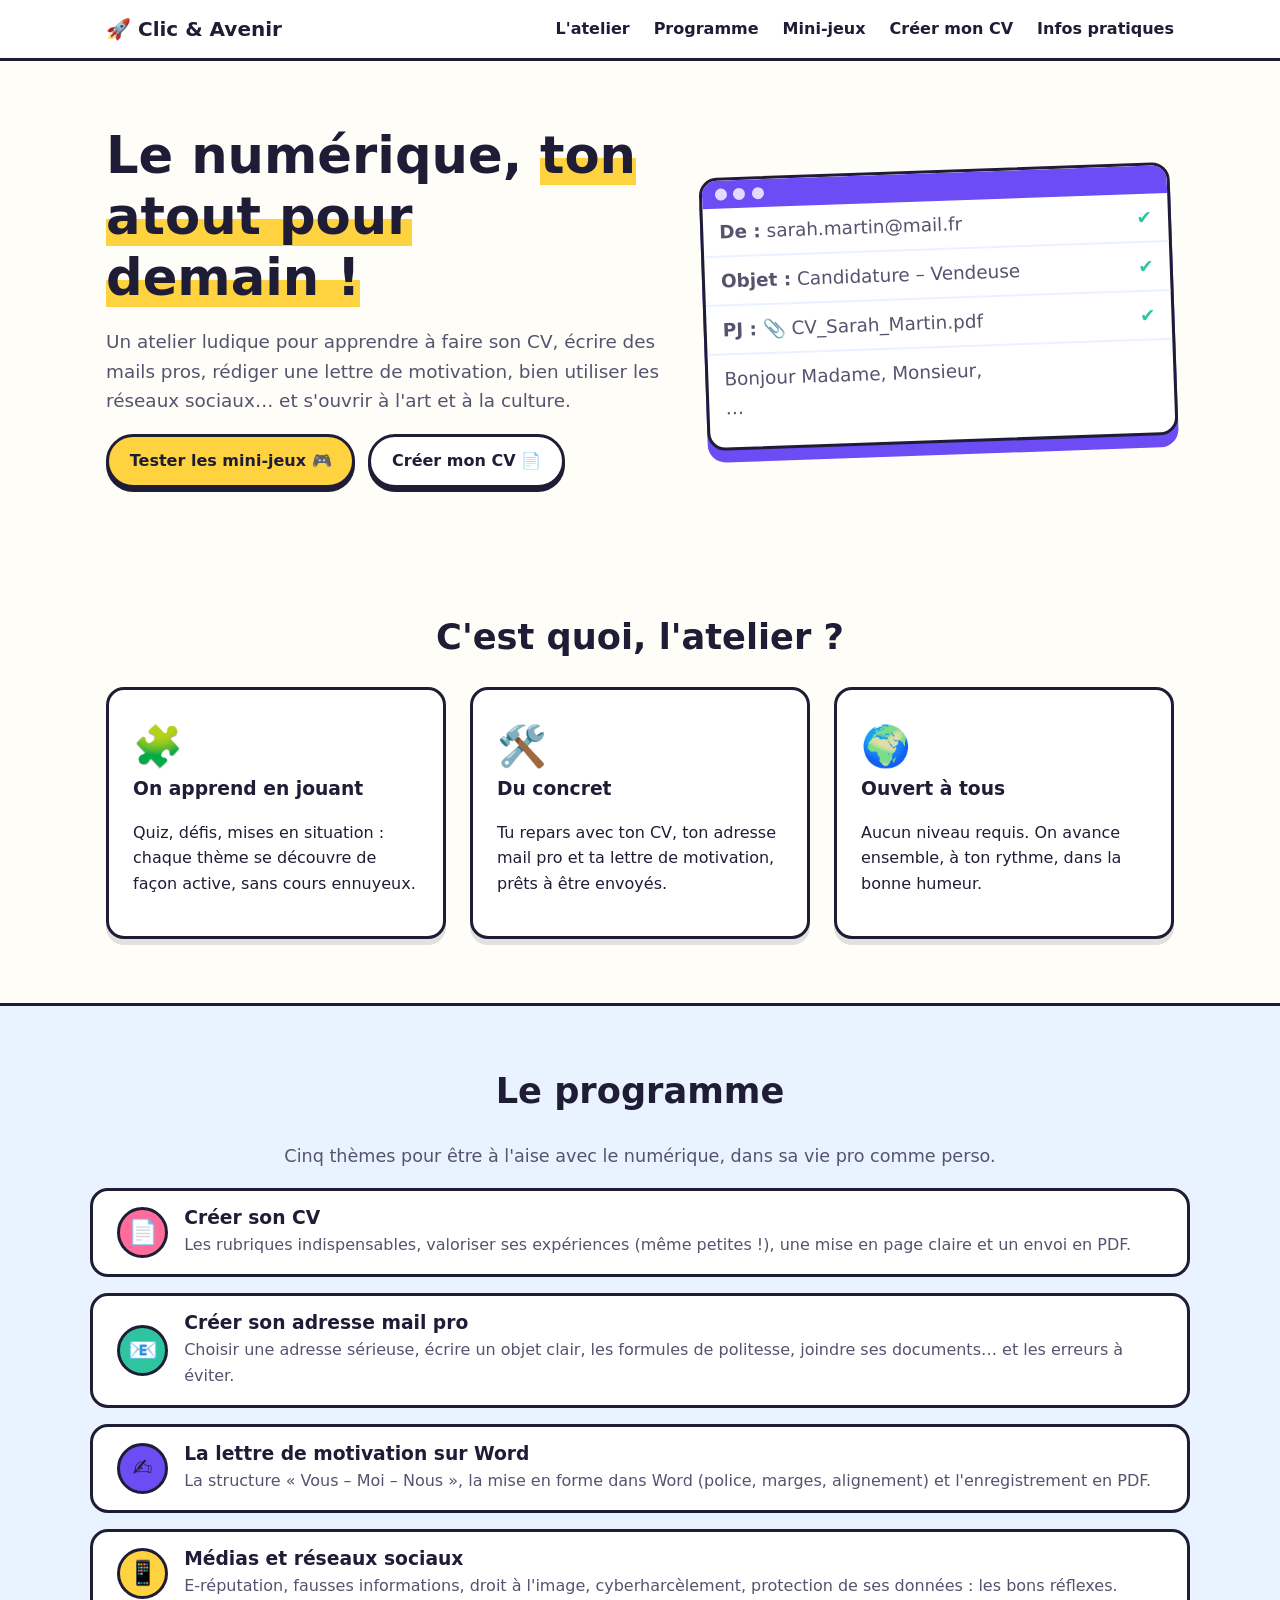
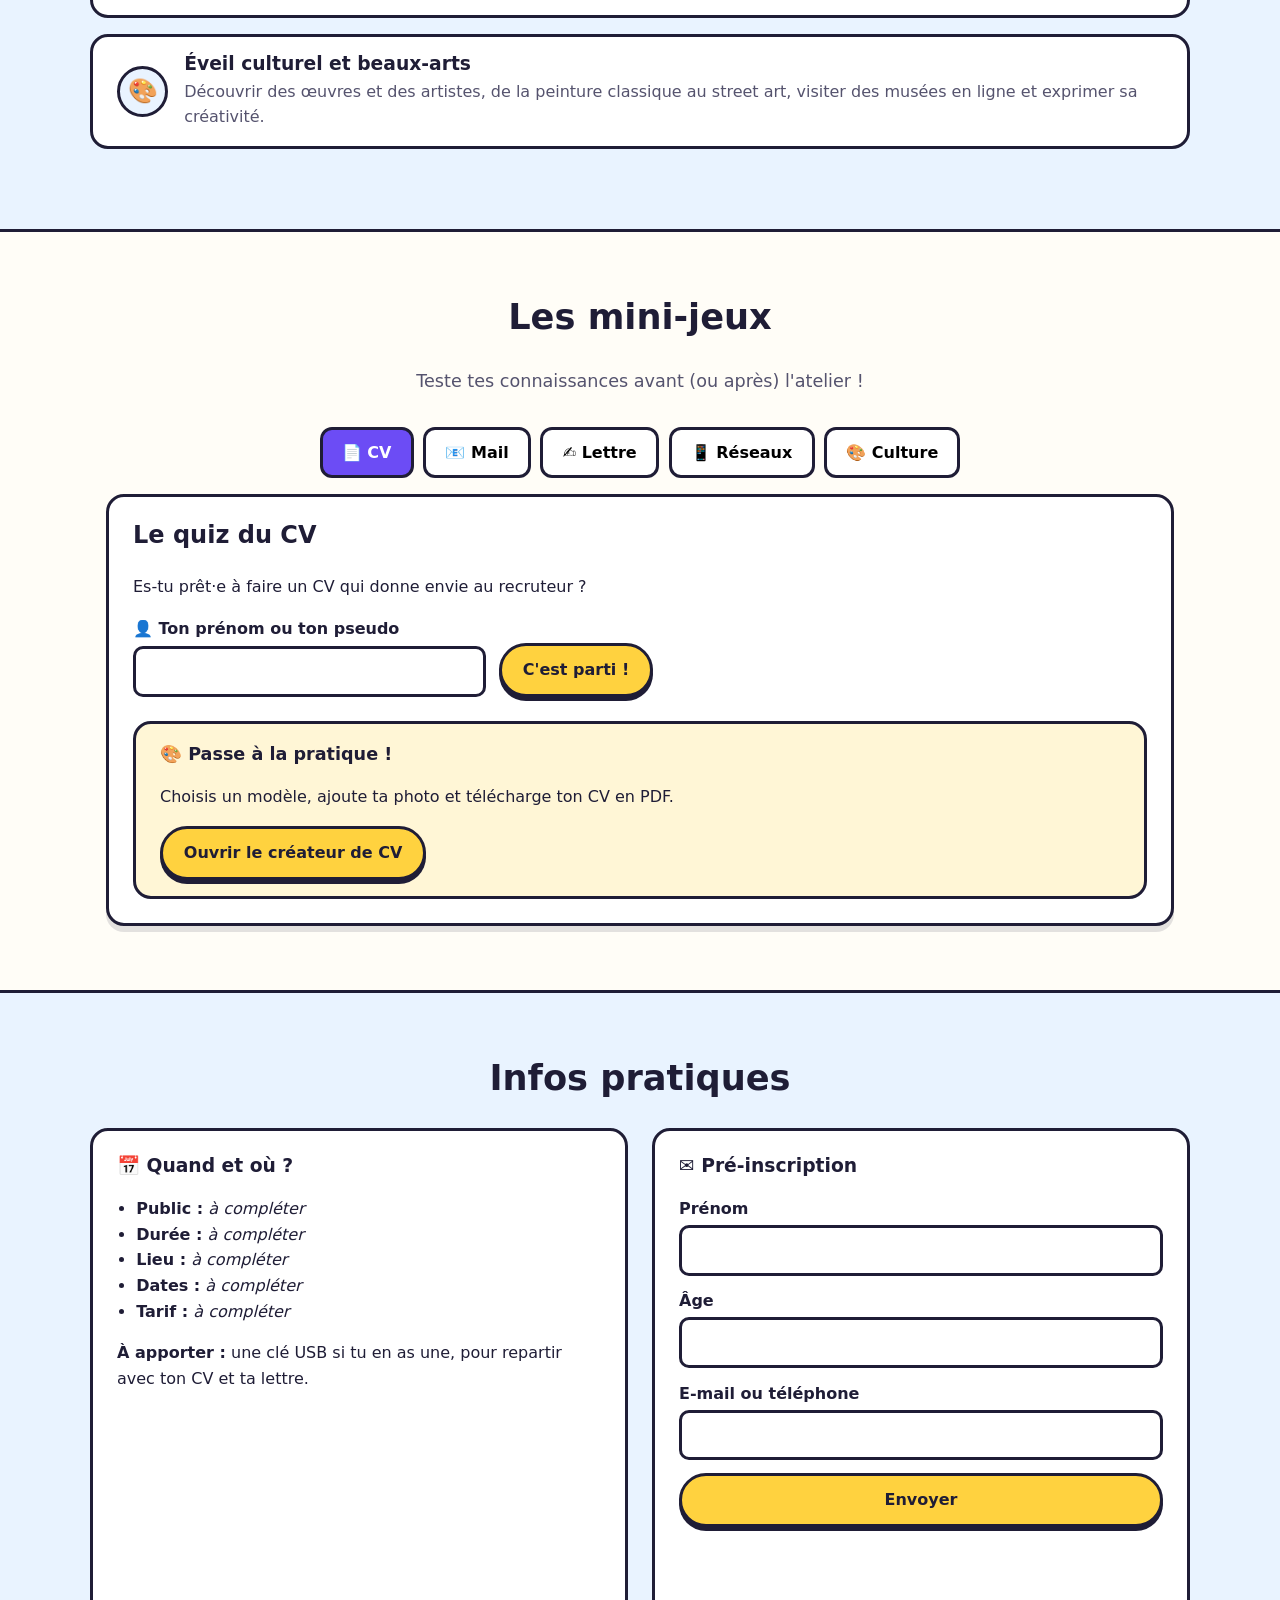
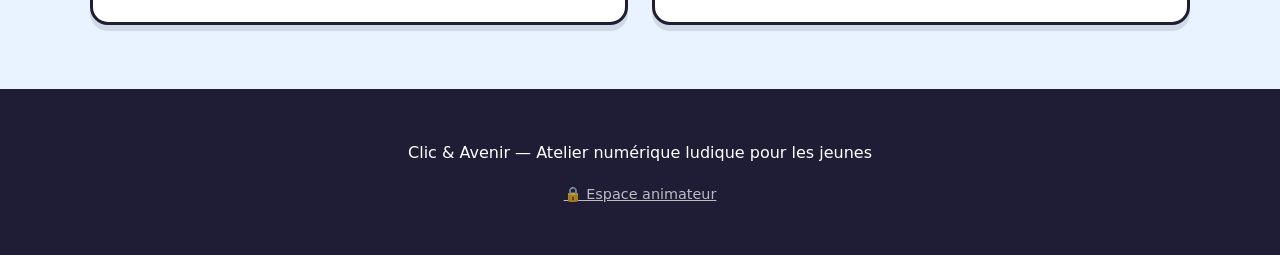
<file: index.html>
<!doctype html>
<html lang="fr">
<head>
  <meta charset="utf-8">
  <meta name="viewport" content="width=device-width, initial-scale=1">
  <title>Clic &amp; Avenir — Atelier numérique ludique pour les jeunes</title>
  <meta name="description" content="Atelier ludique pour les jeunes : créer son CV, son adresse mail pro, sa lettre de motivation sur Word, bien utiliser les réseaux sociaux et s'ouvrir à la culture et aux beaux-arts.">
  <link rel="stylesheet" href="css/style.css">
</head>
<body>
  <header class="entete">
    <nav class="nav">
      <a href="#accueil" class="logo">🚀 Clic &amp; Avenir</a>
      <button class="menu-btn" aria-label="Ouvrir le menu" aria-expanded="false">☰</button>
      <ul class="menu">
        <li><a href="#atelier">L'atelier</a></li>
        <li><a href="#modules">Programme</a></li>
        <li><a href="#jeux">Mini-jeux</a></li>
        <li><a href="cv.html">Créer mon CV</a></li>
        <li><a href="#infos">Infos pratiques</a></li>
      </ul>
    </nav>
  </header>

  <main>
    <!-- ACCUEIL -->
    <section id="accueil" class="hero">
      <div class="hero-texte">
        <h1>Le numérique, <span class="surligne">ton atout pour demain&nbsp;!</span></h1>
        <p>Un atelier ludique pour apprendre à faire son CV, écrire des mails pros, rédiger une lettre de motivation, bien utiliser les réseaux sociaux… et s'ouvrir à l'art et à la culture.</p>
        <div class="boutons">
          <a href="#jeux" class="btn btn-principal">Tester les mini-jeux 🎮</a>
          <a href="cv.html" class="btn btn-secondaire">Créer mon CV 📄</a>
        </div>
      </div>
      <div class="hero-deco" aria-hidden="true">
        <div class="fenetre-mail">
          <div class="fenetre-barre"><span></span><span></span><span></span></div>
          <p><strong>De :</strong> sarah.martin@mail.fr <span class="ok">✔</span></p>
          <p><strong>Objet :</strong> Candidature – Vendeuse <span class="ok">✔</span></p>
          <p><strong>PJ :</strong> 📎 CV_Sarah_Martin.pdf <span class="ok">✔</span></p>
          <p class="corps">Bonjour Madame, Monsieur,<br>…</p>
        </div>
      </div>
    </section>

    <!-- L'ATELIER -->
    <section id="atelier" class="section">
      <h2>C'est quoi, l'atelier&nbsp;?</h2>
      <div class="cartes cartes-3">
        <article class="carte">
          <div class="icone">🧩</div>
          <h3>On apprend en jouant</h3>
          <p>Quiz, défis, mises en situation : chaque thème se découvre de façon active, sans cours ennuyeux.</p>
        </article>
        <article class="carte">
          <div class="icone">🛠️</div>
          <h3>Du concret</h3>
          <p>Tu repars avec ton CV, ton adresse mail pro et ta lettre de motivation, prêts à être envoyés.</p>
        </article>
        <article class="carte">
          <div class="icone">🌍</div>
          <h3>Ouvert à tous</h3>
          <p>Aucun niveau requis. On avance ensemble, à ton rythme, dans la bonne humeur.</p>
        </article>
      </div>
    </section>

    <!-- PROGRAMME -->
    <section id="modules" class="section section-couleur">
      <h2>Le programme</h2>
      <p class="intro">Cinq thèmes pour être à l'aise avec le numérique, dans sa vie pro comme perso.</p>
      <ol class="modules">
        <li class="module">
          <span class="num">📄</span>
          <div>
            <h3>Créer son CV</h3>
            <p>Les rubriques indispensables, valoriser ses expériences (même petites&nbsp;!), une mise en page claire et un envoi en PDF.</p>
          </div>
        </li>
        <li class="module">
          <span class="num">📧</span>
          <div>
            <h3>Créer son adresse mail pro</h3>
            <p>Choisir une adresse sérieuse, écrire un objet clair, les formules de politesse, joindre ses documents… et les erreurs à éviter.</p>
          </div>
        </li>
        <li class="module">
          <span class="num">✍️</span>
          <div>
            <h3>La lettre de motivation sur Word</h3>
            <p>La structure « Vous – Moi – Nous », la mise en forme dans Word (police, marges, alignement) et l'enregistrement en PDF.</p>
          </div>
        </li>
        <li class="module">
          <span class="num">📱</span>
          <div>
            <h3>Médias et réseaux sociaux</h3>
            <p>E-réputation, fausses informations, droit à l'image, cyberharcèlement, protection de ses données : les bons réflexes.</p>
          </div>
        </li>
        <li class="module">
          <span class="num">🎨</span>
          <div>
            <h3>Éveil culturel et beaux-arts</h3>
            <p>Découvrir des œuvres et des artistes, de la peinture classique au street art, visiter des musées en ligne et exprimer sa créativité.</p>
          </div>
        </li>
      </ol>
    </section>

    <!-- MINI-JEUX -->
    <section id="jeux" class="section">
      <h2>Les mini-jeux</h2>
      <p class="intro">Teste tes connaissances avant (ou après) l'atelier&nbsp;!</p>

      <div class="onglets" role="tablist">
        <button class="onglet actif" role="tab" aria-selected="true" data-jeu="cv">📄 CV</button>
        <button class="onglet" role="tab" aria-selected="false" data-jeu="mail">📧 Mail</button>
        <button class="onglet" role="tab" aria-selected="false" data-jeu="lettre">✍️ Lettre</button>
        <button class="onglet" role="tab" aria-selected="false" data-jeu="reseaux">📱 Réseaux</button>
        <button class="onglet" role="tab" aria-selected="false" data-jeu="culture">🎨 Culture</button>
      </div>

      <!-- CV -->
      <div class="jeu" id="jeu-cv" role="tabpanel">
        <h3>Le quiz du CV</h3>
        <p>Es-tu prêt·e à faire un CV qui donne envie au recruteur&nbsp;?</p>
        <div class="quiz" data-quiz="cv"></div>
        <div class="astuce">
          <h4>🎨 Passe à la pratique !</h4>
          <p>Choisis un modèle, ajoute ta photo et télécharge ton CV en PDF.</p>
          <a href="cv.html" class="btn btn-principal">Ouvrir le créateur de CV</a>
        </div>
      </div>

      <!-- MAIL -->
      <div class="jeu" id="jeu-mail" role="tabpanel" hidden>
        <h3>Mon adresse mail est-elle pro&nbsp;?</h3>
        <div class="cartes cartes-2 outils-mail">
          <div>
            <p><strong>1. Teste une adresse</strong> — écris-la et regarde le verdict&nbsp;:</p>
            <input class="champ" type="text" id="mail-test" placeholder="ex : bgdu93@mail.fr" autocomplete="off">
            <ul class="verdict" id="mail-verdict" aria-live="polite"></ul>
          </div>
          <div>
            <p><strong>2. Trouve ton adresse pro</strong> à partir de ton prénom et ton nom&nbsp;:</p>
            <div class="ligne-champs">
              <input class="champ" type="text" id="mail-prenom" placeholder="Prénom" autocomplete="off">
              <input class="champ" type="text" id="mail-nom" placeholder="Nom" autocomplete="off">
            </div>
            <ul class="suggestions" id="mail-suggestions"></ul>
          </div>
        </div>
        <h3 class="sous-titre">Le quiz du mail pro</h3>
        <div class="quiz" data-quiz="mail"></div>
      </div>

      <!-- LETTRE -->
      <div class="jeu" id="jeu-lettre" role="tabpanel" hidden>
        <h3>Remets la lettre de motivation dans l'ordre</h3>
        <p>Les paragraphes ont été mélangés&nbsp;! Utilise les flèches pour les remettre dans le bon ordre, puis vérifie.</p>
        <div id="lettre-accueil"></div>
        <div id="lettre-jeu" hidden>
          <p class="barre-joueur" id="lettre-barre"></p>
          <ol class="lettre" id="lettre-blocs"></ol>
          <div class="boutons">
            <button class="btn btn-principal" id="lettre-verifier">Vérifier</button>
            <button class="btn btn-secondaire" id="lettre-melanger">Nouvelle partie</button>
          </div>
          <p class="message" id="lettre-message" aria-live="polite"></p>
        </div>
        <div class="astuce">
          <h4>💡 Les astuces Word</h4>
          <ul>
            <li>Police simple et lisible (Arial, Calibri) en taille 11 ou 12.</li>
            <li>Texte <em>justifié</em> (Ctrl + J) et marges de 2 cm.</li>
            <li>Une seule page, et on relit avec le correcteur (F7).</li>
            <li>On enregistre en PDF : <em>Fichier › Enregistrer sous › PDF</em>.</li>
          </ul>
        </div>
      </div>

      <!-- RÉSEAUX -->
      <div class="jeu" id="jeu-reseaux" role="tabpanel" hidden>
        <h3>Réseaux sociaux : vrai ou faux&nbsp;?</h3>
        <p>Démêle le vrai du faux sur les médias et les réseaux sociaux.</p>
        <div class="quiz" data-quiz="reseaux"></div>
      </div>

      <!-- CULTURE -->
      <div class="jeu" id="jeu-culture" role="tabpanel" hidden>
        <h3>Le quiz des beaux-arts</h3>
        <p>Connais-tu ces œuvres et ces artistes célèbres&nbsp;?</p>
        <div class="quiz" data-quiz="culture"></div>
      </div>
    </section>

    <!-- INFOS PRATIQUES -->
    <section id="infos" class="section section-couleur">
      <h2>Infos pratiques</h2>
      <div class="cartes cartes-2">
        <article class="carte">
          <h3>📅 Quand et où&nbsp;?</h3>
          <ul class="liste">
            <li><strong>Public :</strong> <em>à compléter</em></li>
            <li><strong>Durée :</strong> <em>à compléter</em></li>
            <li><strong>Lieu :</strong> <em>à compléter</em></li>
            <li><strong>Dates :</strong> <em>à compléter</em></li>
            <li><strong>Tarif :</strong> <em>à compléter</em></li>
          </ul>
          <p><strong>À apporter :</strong> une clé USB si tu en as une, pour repartir avec ton CV et ta lettre.</p>
        </article>
        <article class="carte">
          <h3>✉️ Pré-inscription</h3>
          <form class="formulaire" id="form-inscription">
            <label>Prénom <input type="text" name="prenom" required></label>
            <label>Âge <input type="number" name="age" min="10" max="30" required></label>
            <label>E-mail ou téléphone <input type="text" name="contact" required></label>
            <button class="btn btn-principal" type="submit">Envoyer</button>
            <p class="message" id="form-message" aria-live="polite"></p>
          </form>
        </article>
      </div>
    </section>
  </main>

  <footer class="pied">
    <p>Clic &amp; Avenir — Atelier numérique ludique pour les jeunes</p>
    <p><a href="admin.html" class="lien-admin">🔒 Espace animateur</a></p>
  </footer>

  <script src="js/resultats.js"></script>
  <script src="js/main.js"></script>
</body>
</html>
</file>
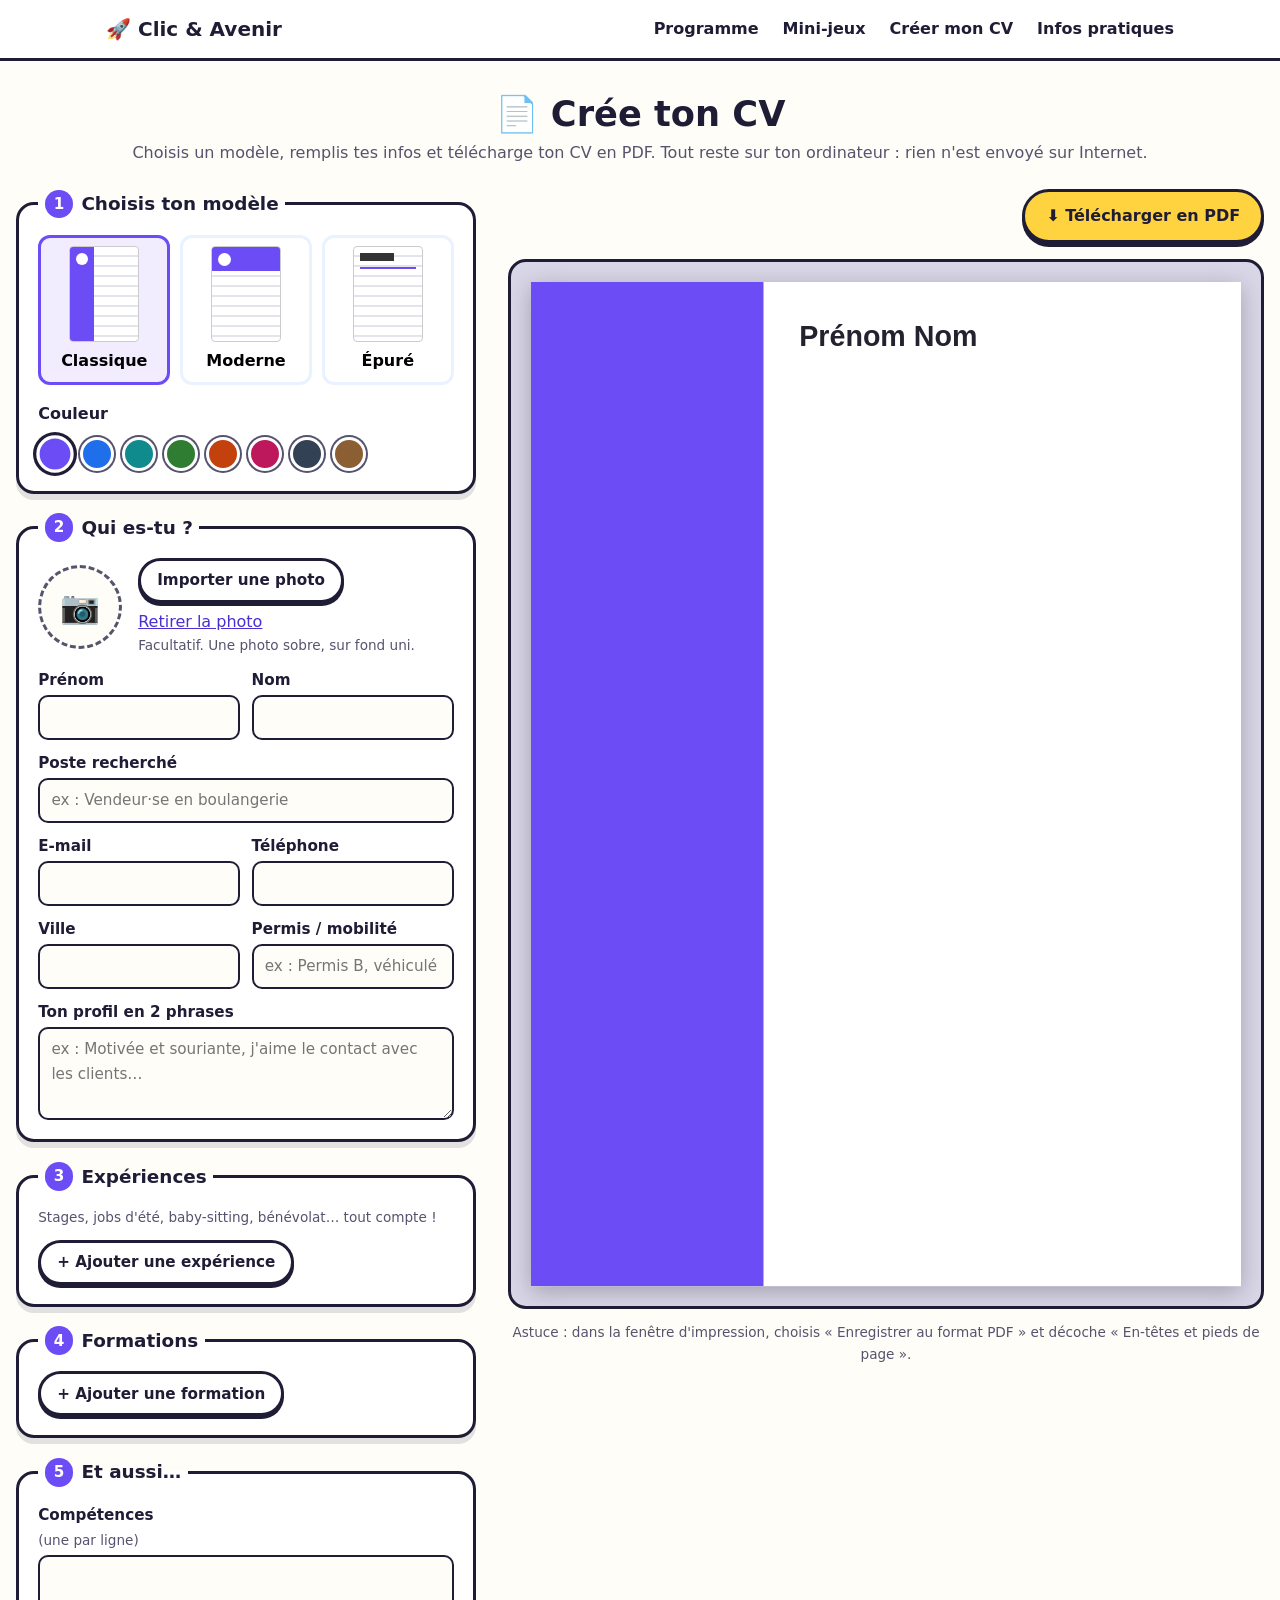
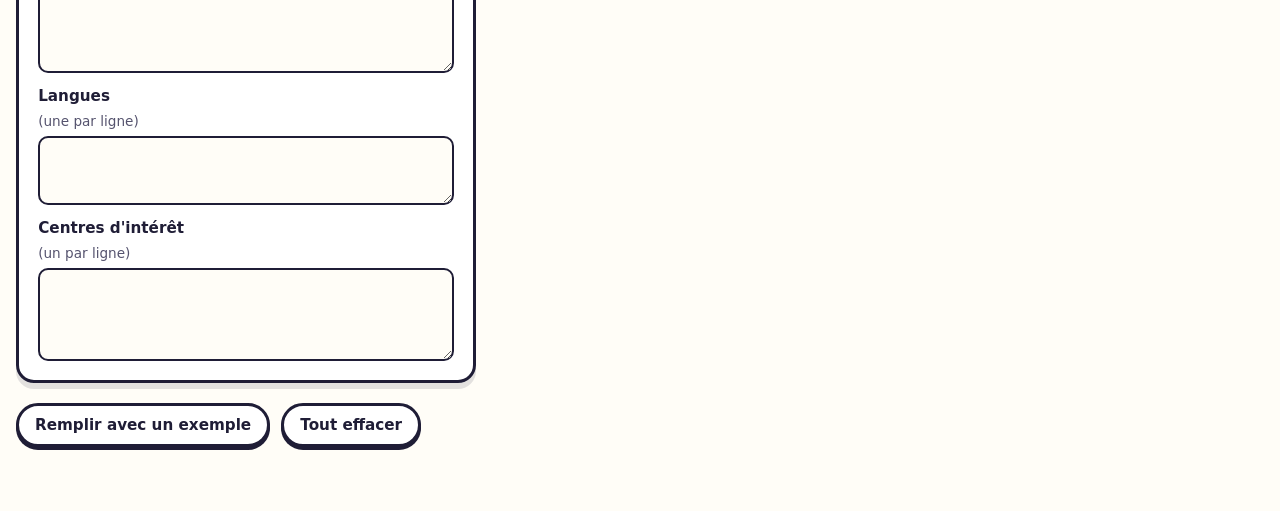
<file: cv.html>
<!doctype html>
<html lang="fr">
<head>
  <meta charset="utf-8">
  <meta name="viewport" content="width=device-width, initial-scale=1">
  <title>Créateur de CV — Clic &amp; Avenir</title>
  <meta name="description" content="Crée ton CV en quelques minutes : choisis un modèle, remplis tes informations, ajoute ta photo et télécharge-le en PDF.">
  <link rel="stylesheet" href="css/style.css">
  <link rel="stylesheet" href="css/cv.css">
</head>
<body>
  <header class="entete">
    <nav class="nav">
      <a href="index.html" class="logo">🚀 Clic &amp; Avenir</a>
      <button class="menu-btn" aria-label="Ouvrir le menu" aria-expanded="false">☰</button>
      <ul class="menu">
        <li><a href="index.html#modules">Programme</a></li>
        <li><a href="index.html#jeux">Mini-jeux</a></li>
        <li><a href="cv.html" aria-current="page">Créer mon CV</a></li>
        <li><a href="index.html#infos">Infos pratiques</a></li>
      </ul>
    </nav>
  </header>

  <main class="atelier-cv">
    <div class="cv-titre">
      <h1>📄 Crée ton CV</h1>
      <p>Choisis un modèle, remplis tes infos et télécharge ton CV en PDF. Tout reste sur ton ordinateur : rien n'est envoyé sur Internet.</p>
    </div>

    <div class="cv-layout">
      <!-- ===== ÉDITEUR ===== -->
      <form class="editeur" id="editeur" autocomplete="off">

        <fieldset class="etape">
          <legend><span class="pastille">1</span> Choisis ton modèle</legend>
          <div class="modeles" id="modeles">
            <button type="button" class="modele actif" data-modele="classique">
              <span class="mini mini-classique"><i></i><b></b></span>Classique
            </button>
            <button type="button" class="modele" data-modele="moderne">
              <span class="mini mini-moderne"><i></i><b></b></span>Moderne
            </button>
            <button type="button" class="modele" data-modele="epure">
              <span class="mini mini-epure"><i></i><b></b></span>Épuré
            </button>
          </div>
          <p class="label-petit">Couleur</p>
          <div class="couleurs" id="couleurs"></div>
        </fieldset>

        <fieldset class="etape">
          <legend><span class="pastille">2</span> Qui es-tu ?</legend>
          <div class="photo-zone">
            <div class="photo-apercu" id="photo-apercu">📷</div>
            <div>
              <label class="btn btn-secondaire btn-petit">
                Importer une photo
                <input type="file" id="photo" accept="image/*" hidden>
              </label>
              <button type="button" class="lien" id="photo-retirer" hidden>Retirer la photo</button>
              <p class="aide">Facultatif. Une photo sobre, sur fond uni.</p>
            </div>
          </div>
          <div class="grille-champs">
            <label>Prénom <input name="prenom"></label>
            <label>Nom <input name="nom"></label>
          </div>
          <label>Poste recherché <input name="titre" placeholder="ex : Vendeur·se en boulangerie"></label>
          <div class="grille-champs">
            <label>E-mail <input name="email" type="email"></label>
            <label>Téléphone <input name="tel" type="tel"></label>
          </div>
          <div class="grille-champs">
            <label>Ville <input name="ville"></label>
            <label>Permis / mobilité <input name="mobilite" placeholder="ex : Permis B, véhiculé"></label>
          </div>
          <label>Ton profil en 2 phrases
            <textarea name="profil" rows="3" placeholder="ex : Motivée et souriante, j'aime le contact avec les clients…"></textarea>
          </label>
        </fieldset>

        <fieldset class="etape">
          <legend><span class="pastille">3</span> Expériences</legend>
          <p class="aide">Stages, jobs d'été, baby-sitting, bénévolat… tout compte !</p>
          <div id="liste-experiences" class="liste-blocs"></div>
          <button type="button" class="btn btn-secondaire btn-petit" data-ajouter="experiences">+ Ajouter une expérience</button>
        </fieldset>

        <fieldset class="etape">
          <legend><span class="pastille">4</span> Formations</legend>
          <div id="liste-formations" class="liste-blocs"></div>
          <button type="button" class="btn btn-secondaire btn-petit" data-ajouter="formations">+ Ajouter une formation</button>
        </fieldset>

        <fieldset class="etape">
          <legend><span class="pastille">5</span> Et aussi…</legend>
          <label>Compétences <span class="aide">(une par ligne)</span>
            <textarea name="competences" rows="4"></textarea>
          </label>
          <label>Langues <span class="aide">(une par ligne)</span>
            <textarea name="langues" rows="2"></textarea>
          </label>
          <label>Centres d'intérêt <span class="aide">(un par ligne)</span>
            <textarea name="loisirs" rows="3"></textarea>
          </label>
        </fieldset>

        <div class="actions-editeur">
          <button type="button" class="btn btn-secondaire btn-petit" id="exemple">Remplir avec un exemple</button>
          <button type="button" class="btn btn-secondaire btn-petit" id="effacer">Tout effacer</button>
        </div>
      </form>

      <!-- ===== APERÇU ===== -->
      <section class="apercu-colonne" aria-label="Aperçu du CV">
        <div class="apercu-barre">
          <span id="alerte-page" class="alerte" hidden>⚠️ Ton CV dépasse une page : raccourcis un peu !</span>
          <button class="btn btn-principal" id="telecharger">⬇ Télécharger en PDF</button>
        </div>
        <div class="apercu-cadre" id="apercu-cadre">
          <div class="apercu-echelle" id="apercu-echelle">
            <article class="cv-page" id="cv-page"></article>
          </div>
        </div>
        <p class="aide centre">Astuce : dans la fenêtre d'impression, choisis « Enregistrer au format PDF » et décoche « En-têtes et pieds de page ».</p>
      </section>
    </div>
  </main>

  <template id="tpl-experiences">
    <div class="bloc">
      <div class="grille-champs">
        <label>Poste <input data-champ="poste"></label>
        <label>Entreprise <input data-champ="lieu"></label>
      </div>
      <label>Dates <input data-champ="dates" placeholder="ex : Juin 2024 – Août 2024"></label>
      <label>Ce que tu as fait <textarea data-champ="description" rows="2"></textarea></label>
      <div class="bloc-actions">
        <button type="button" class="lien" data-action="monter">▲</button>
        <button type="button" class="lien" data-action="descendre">▼</button>
        <button type="button" class="lien danger" data-action="supprimer">Supprimer</button>
      </div>
    </div>
  </template>
  <template id="tpl-formations">
    <div class="bloc">
      <label>Diplôme ou formation <input data-champ="poste"></label>
      <div class="grille-champs">
        <label>Établissement <input data-champ="lieu"></label>
        <label>Dates <input data-champ="dates" placeholder="ex : 2023 – 2025"></label>
      </div>
      <div class="bloc-actions">
        <button type="button" class="lien" data-action="monter">▲</button>
        <button type="button" class="lien" data-action="descendre">▼</button>
        <button type="button" class="lien danger" data-action="supprimer">Supprimer</button>
      </div>
    </div>
  </template>

  <script src="js/cv.js"></script>
</body>
</html>
</file>
<file: css/style.css>
:root {
  --violet: #6c4cf5;
  --violet-fonce: #4b2fd1;
  --jaune: #ffd23f;
  --rose: #ff6b9a;
  --vert: #2ec4a0;
  --bleu-ciel: #e9f3ff;
  --texte: #1f1d36;
  --texte-doux: #55536e;
  --fond: #fffdf7;
  --blanc: #ffffff;
  --rayon: 18px;
  --ombre: 0 6px 0 rgba(31, 29, 54, .12);
  --police: "Trebuchet MS", "Segoe UI", system-ui, sans-serif;
}

* { box-sizing: border-box; }
html { scroll-behavior: smooth; }
body {
  margin: 0;
  font-family: var(--police);
  color: var(--texte);
  background: var(--fond);
  line-height: 1.6;
}
h1, h2, h3 { line-height: 1.2; }
a { color: var(--violet-fonce); }

/* ---------- En-tête ---------- */
.entete {
  position: sticky; top: 0; z-index: 10;
  background: var(--blanc);
  border-bottom: 3px solid var(--texte);
}
.nav {
  max-width: 1100px; margin: 0 auto; padding: .8rem 1rem;
  display: flex; align-items: center; justify-content: space-between;
}
.logo { font-weight: 800; font-size: 1.25rem; text-decoration: none; color: var(--texte); }
.menu { list-style: none; display: flex; gap: 1.5rem; margin: 0; padding: 0; }
.menu a { text-decoration: none; font-weight: 700; color: var(--texte); }
.menu a:hover { color: var(--violet); }
.menu-btn { display: none; font-size: 1.6rem; background: none; border: 0; cursor: pointer; }

/* ---------- Boutons ---------- */
.btn {
  display: inline-block; font: inherit; font-weight: 800;
  padding: .7rem 1.3rem; border-radius: 999px;
  border: 3px solid var(--texte); cursor: pointer; text-decoration: none;
  box-shadow: 0 4px 0 var(--texte); transition: transform .1s, box-shadow .1s;
}
.btn:active { transform: translateY(3px); box-shadow: 0 1px 0 var(--texte); }
.btn-principal { background: var(--jaune); color: var(--texte); }
.btn-secondaire { background: var(--blanc); color: var(--texte); }
.boutons { display: flex; flex-wrap: wrap; gap: .8rem; margin-top: 1rem; }

/* ---------- Hero ---------- */
.hero {
  max-width: 1100px; margin: 0 auto; padding: 4rem 1rem;
  display: grid; grid-template-columns: 1.2fr 1fr; gap: 2rem; align-items: center;
}
.hero h1 { font-size: clamp(2rem, 5vw, 3.2rem); margin: 0 0 1rem; }
.hero p { font-size: 1.15rem; color: var(--texte-doux); }
.surligne { background: linear-gradient(transparent 55%, var(--jaune) 55%); }
.fenetre-mail {
  background: var(--blanc); border: 3px solid var(--texte); border-radius: var(--rayon);
  box-shadow: 0 12px 0 var(--violet); transform: rotate(-2deg); overflow: hidden;
}
.fenetre-mail p { margin: 0; padding: .55rem 1rem; border-bottom: 2px solid var(--bleu-ciel); }
.fenetre-mail .corps { border: 0; color: var(--texte-doux); padding-bottom: 1.5rem; }
.fenetre-barre { background: var(--violet); padding: .5rem .8rem; display: flex; gap: .4rem; }
.fenetre-barre span { width: 12px; height: 12px; border-radius: 50%; background: var(--blanc); opacity: .8; }
.ok { color: var(--vert); font-weight: 800; float: right; }

/* ---------- Sections ---------- */
.section { max-width: 1100px; margin: 0 auto; padding: 4rem 1rem; }
.section-couleur {
  max-width: none; background: var(--bleu-ciel);
  border-top: 3px solid var(--texte); border-bottom: 3px solid var(--texte);
}
.section-couleur > * { max-width: 1100px; margin-left: auto; margin-right: auto; }
.section h2 { font-size: 2.2rem; text-align: center; margin-top: 0; }
.intro { text-align: center; color: var(--texte-doux); font-size: 1.1rem; }

.cartes { display: grid; gap: 1.5rem; }
.cartes-3 { grid-template-columns: repeat(3, 1fr); }
.cartes-2 { grid-template-columns: repeat(2, 1fr); }
.carte {
  background: var(--blanc); border: 3px solid var(--texte);
  border-radius: var(--rayon); padding: 1.5rem; box-shadow: var(--ombre);
}
.carte h3 { margin-top: 0; }
.icone { font-size: 2.5rem; }
.liste { padding-left: 1.2rem; }

/* ---------- Modules ---------- */
.modules { list-style: none; padding: 0; display: grid; gap: 1rem; }
.module {
  display: flex; gap: 1rem; align-items: center;
  background: var(--blanc); border: 3px solid var(--texte);
  border-radius: var(--rayon); padding: 1rem 1.5rem;
}
.module h3 { margin: 0 0 .2rem; }
.module p { margin: 0; color: var(--texte-doux); }
.num {
  flex: 0 0 3.2rem; height: 3.2rem; border-radius: 50%;
  display: grid; place-items: center; font-size: 1.5rem;
  background: var(--rose); border: 3px solid var(--texte);
}
.module:nth-child(2) .num { background: var(--vert); }
.module:nth-child(3) .num { background: var(--violet); }
.module:nth-child(4) .num { background: var(--jaune); }
.module:nth-child(5) .num { background: var(--bleu-ciel); }

/* ---------- Jeux ---------- */
.onglets { display: flex; justify-content: center; flex-wrap: wrap; gap: .6rem; margin: 2rem 0 1rem; }
.onglet {
  font: inherit; font-weight: 800; padding: .6rem 1.2rem; cursor: pointer;
  border: 3px solid var(--texte); border-radius: 12px; background: var(--blanc);
}
.onglet.actif { background: var(--violet); color: var(--blanc); }
.jeu {
  background: var(--blanc); border: 3px solid var(--texte); border-radius: var(--rayon);
  padding: 1.5rem; box-shadow: var(--ombre);
}
.jeu > h3:first-child { margin-top: 0; }
.jeu h3 { font-size: 1.5rem; }
.message { font-weight: 800; min-height: 1.6em; }
.message.bravo { color: var(--vert); }
.message.oups { color: var(--rose); }

/* Quiz */
.quiz { max-width: 700px; }
.quiz-progression { font-weight: 800; color: var(--texte-doux); }
.quiz-question { font-size: 1.25rem; font-weight: 800; margin: .5rem 0 1rem; }
.quiz-choix { display: grid; gap: .6rem; }
.choix {
  font: inherit; text-align: left; padding: .8rem 1rem; cursor: pointer;
  border: 3px solid var(--texte); border-radius: 12px; background: var(--blanc);
}
.choix:hover:not(:disabled) { background: var(--bleu-ciel); }
.choix:disabled { cursor: default; }
.choix.juste { background: var(--vert); color: var(--blanc); }
.choix.faux { background: var(--rose); color: var(--blanc); }
.explication {
  margin-top: 1rem; padding: .8rem 1rem; border-radius: 12px;
  background: var(--bleu-ciel); border-left: 6px solid var(--violet);
}
.quiz-fin { font-size: 1.3rem; font-weight: 800; }

/* Outils mail */
.outils-mail { margin-bottom: 1.5rem; }
.champ {
  font: inherit; width: 100%; padding: .6rem .8rem;
  border: 3px solid var(--texte); border-radius: 10px;
}
.ligne-champs { display: flex; gap: .5rem; }
.verdict, .suggestions { list-style: none; padding: 0; margin: .8rem 0 0; display: grid; gap: .4rem; }
.verdict li { padding: .4rem .7rem; border-radius: 8px; font-weight: 700; }
.verdict .bien { background: #d8f6ee; }
.verdict .attention { background: #ffe1ea; }
.suggestions li {
  font-family: "Courier New", monospace; font-weight: 700;
  background: var(--texte); color: var(--vert); padding: .4rem .7rem; border-radius: 8px;
  word-break: break-all;
}
.sous-titre { margin-top: 2rem; border-top: 3px dashed var(--bleu-ciel); padding-top: 1.5rem; }

/* Lettre */
.lettre { list-style: none; padding: 0; display: grid; gap: .5rem; max-width: 760px; }
.bloc-lettre {
  display: flex; gap: .8rem; align-items: center;
  background: var(--fond); border: 3px solid var(--texte); border-radius: 12px; padding: .6rem .8rem;
}
.bloc-lettre.bien-place { border-color: var(--vert); background: #d8f6ee; }
.bloc-lettre.mal-place { border-color: var(--rose); background: #ffe1ea; }
.bloc-lettre p { margin: 0; flex: 1; }
.fleches { display: flex; flex-direction: column; gap: .2rem; }
.fleches button {
  font-size: 1rem; width: 36px; height: 30px; cursor: pointer;
  border: 2px solid var(--texte); border-radius: 8px; background: var(--jaune);
}
.fleches button:disabled { opacity: .3; cursor: default; }
.astuce {
  margin-top: 1.5rem; background: #fff6d6; border: 3px solid var(--texte);
  border-radius: var(--rayon); padding: 1rem 1.5rem;
}
.astuce h4 { margin: 0 0 .3rem; font-size: 1.1rem; }

/* Formulaire */
.formulaire { display: grid; gap: .8rem; }
.formulaire label { display: grid; gap: .2rem; font-weight: 700; }
.formulaire input {
  font: inherit; padding: .6rem .8rem; border: 3px solid var(--texte); border-radius: 10px;
}

/* Pied de page */
.pied { text-align: center; padding: 2rem 1rem; background: var(--texte); color: var(--blanc); }

/* ---------- Responsive ---------- */
@media (max-width: 800px) {
  .hero { grid-template-columns: 1fr; padding-top: 2rem; }
  .cartes-3, .cartes-2 { grid-template-columns: 1fr; }
  .menu-btn { display: block; }
  .menu {
    display: none; position: absolute; top: 100%; left: 0; right: 0;
    flex-direction: column; gap: 0; background: var(--blanc); border-bottom: 3px solid var(--texte);
  }
  .menu.ouvert { display: flex; }
  .menu a { display: block; padding: .8rem 1rem; }
  .ligne-champs { flex-direction: column; }
  .hero-deco { max-width: 420px; }
}
.suggestions li.note-fournisseur {
  font-family: var(--police); font-weight: 400; background: none; color: var(--texte-doux); padding: 0;
}

/* ---------- Écran du joueur ---------- */
.ecran-joueur { display: flex; flex-wrap: wrap; gap: .8rem; align-items: flex-end; max-width: 520px; }
.ecran-joueur label { flex: 1 1 220px; display: grid; gap: .3rem; font-weight: 800; }
.ecran-joueur .champ { width: 100%; }
.barre-joueur { font-weight: 800; color: var(--texte-doux); }
.lien { background: none; border: 0; font: inherit; color: var(--violet-fonce); cursor: pointer; text-decoration: underline; padding: 0; }
.lien-admin { color: var(--blanc); opacity: .7; font-size: .9rem; }
.lien-admin:hover { opacity: 1; }
</file>
<file: css/cv.css>
/* ==========================================================
   Créateur de CV
   ========================================================== */
.atelier-cv { max-width: 1400px; margin: 0 auto; padding: 2rem 1rem 4rem; }
.cv-titre { text-align: center; margin-bottom: 1.5rem; }
.cv-titre h1 { margin: 0 0 .3rem; font-size: 2.2rem; }
.cv-titre p { color: var(--texte-doux); margin: 0; }

.cv-layout { display: grid; grid-template-columns: minmax(340px, 460px) 1fr; gap: 2rem; align-items: start; }

/* ---------- Éditeur ---------- */
.editeur { display: grid; gap: 1.2rem; }
.etape {
  margin: 0; background: var(--blanc); border: 3px solid var(--texte);
  border-radius: var(--rayon); padding: 1rem 1.2rem 1.2rem; box-shadow: var(--ombre);
  display: grid; gap: .7rem; min-width: 0;
}
.etape legend { font-weight: 800; font-size: 1.15rem; padding: 0 .4rem; display: flex; align-items: center; gap: .5rem; }
.pastille {
  display: inline-grid; place-items: center; width: 1.8rem; height: 1.8rem; border-radius: 50%;
  background: var(--violet); color: var(--blanc); font-size: .95rem;
}
.editeur label { display: grid; gap: .2rem; font-weight: 700; font-size: .95rem; }
.editeur input:not([type=file]), .editeur textarea {
  font: inherit; font-weight: 400; width: 100%; padding: .5rem .7rem;
  border: 2px solid var(--texte); border-radius: 10px; background: var(--fond);
}
.editeur textarea { resize: vertical; }
.editeur input:focus, .editeur textarea:focus { outline: 3px solid var(--jaune); outline-offset: 1px; }
.grille-champs { display: grid; grid-template-columns: 1fr 1fr; gap: .7rem; }
.aide { font-size: .85rem; font-weight: 400; color: var(--texte-doux); margin: 0; }
.aide.centre { text-align: center; margin-top: .8rem; }
.label-petit { margin: .3rem 0 0; font-weight: 700; }
.btn-petit { padding: .45rem 1rem; font-size: .95rem; box-shadow: 0 3px 0 var(--texte); justify-self: start; }
.lien { background: none; border: 0; font: inherit; color: var(--violet-fonce); cursor: pointer; text-decoration: underline; padding: 0; }
.lien.danger { color: #c62f5d; }
.actions-editeur { display: flex; flex-wrap: wrap; gap: .7rem; }

/* Modèles */
.modeles { display: grid; grid-template-columns: repeat(3, 1fr); gap: .6rem; }
.modele {
  font: inherit; font-weight: 700; cursor: pointer; padding: .5rem; border-radius: 12px;
  border: 3px solid var(--bleu-ciel); background: var(--blanc); display: grid; gap: .4rem; justify-items: center;
}
.modele.actif { border-color: var(--violet); background: #f1edff; }
.mini {
  position: relative; width: 70px; height: 96px; background: #fff; border: 1px solid #ccc;
  border-radius: 4px; overflow: hidden;
  background-image: repeating-linear-gradient(#fff 0 8px, #e4e4ec 8px 10px);
}
.mini i, .mini b { position: absolute; display: block; background: var(--violet); }
.mini-classique i { left: 0; top: 0; bottom: 0; width: 24px; }
.mini-classique b { left: 6px; top: 6px; width: 12px; height: 12px; border-radius: 50%; background: #fff; }
.mini-moderne i { left: 0; right: 0; top: 0; height: 24px; }
.mini-moderne b { left: 6px; top: 6px; width: 13px; height: 13px; border-radius: 50%; background: #fff; }
.mini-epure i { left: 6px; right: 6px; top: 20px; height: 2px; }
.mini-epure b { left: 6px; top: 6px; width: 34px; height: 8px; background: #333; }

/* Couleurs */
.couleurs { display: flex; flex-wrap: wrap; gap: .5rem; }
.couleur {
  width: 34px; height: 34px; border-radius: 50%; cursor: pointer;
  border: 3px solid var(--blanc); box-shadow: 0 0 0 2px var(--texte-doux);
}
.couleur.actif { box-shadow: 0 0 0 3px var(--texte); transform: scale(1.1); }

/* Photo */
.photo-zone { display: flex; gap: 1rem; align-items: center; }
.photo-apercu {
  flex: 0 0 84px; height: 84px; border-radius: 50%; border: 3px dashed var(--texte-doux);
  display: grid; place-items: center; font-size: 2rem; background: var(--fond) center / cover no-repeat;
}
.photo-apercu.rempli { border-style: solid; border-color: var(--texte); font-size: 0; }
.photo-zone label.btn { display: inline-block; }
.photo-zone .lien { display: block; margin-top: .4rem; }

/* Blocs répétables */
.liste-blocs { display: grid; gap: .7rem; }
.liste-blocs:empty { display: none; }
.bloc { display: grid; gap: .5rem; padding: .8rem; border-radius: 12px; background: var(--bleu-ciel); }
.bloc-actions { display: flex; gap: 1rem; justify-content: flex-end; }

/* ---------- Aperçu ---------- */
.apercu-colonne { position: sticky; top: 80px; min-width: 0; }
.apercu-barre { display: flex; flex-wrap: wrap; gap: .8rem; justify-content: flex-end; align-items: center; margin-bottom: 1rem; }
.alerte { background: #ffe1ea; border-radius: 10px; padding: .4rem .8rem; font-weight: 700; font-size: .9rem; }
.apercu-cadre {
  background: #d9d6e8; border: 3px solid var(--texte); border-radius: var(--rayon);
  padding: 20px; overflow: hidden;
}
.apercu-echelle { transform-origin: top left; }
.apercu-cadre .cv-page { box-shadow: 0 6px 24px rgba(0,0,0,.25); }

/* ==========================================================
   Page A4 du CV (794 × 1123 px = A4 à 96 ppp)
   ========================================================== */
.cv-page {
  --accent: #6c4cf5;
  width: 794px; height: 1123px; overflow: hidden; background: #fff; color: #23232f;
  font-family: "Segoe UI", Arial, Helvetica, sans-serif; font-size: 13.5px; line-height: 1.45;
  -webkit-print-color-adjust: exact; print-color-adjust: exact;
}
.cv-page * { box-sizing: border-box; }
.cv-page h1, .cv-page h2, .cv-page h3, .cv-page p, .cv-page ul { margin: 0; }
.cv-page ul { padding: 0; list-style: none; }
.cv-page .photo { border-radius: 50%; object-fit: cover; display: block; }
.cv-page .nom { font-size: 32px; line-height: 1.1; font-weight: 800; }
.cv-page .titre { font-size: 16px; font-weight: 600; margin-top: 4px; }
.cv-page .rubrique { margin-bottom: 22px; }
.cv-page .rubrique h2 { font-size: 15px; text-transform: uppercase; letter-spacing: .08em; margin-bottom: 10px; }
.cv-page .item { margin-bottom: 12px; }
.cv-page .item-tete { display: flex; justify-content: space-between; gap: 10px; }
.cv-page .item-titre { font-weight: 700; }
.cv-page .item-dates { color: #6b6b7b; white-space: nowrap; font-size: 12.5px; }
.cv-page .item-lieu { color: var(--accent); font-weight: 600; }
.cv-page .item-desc { margin-top: 3px; white-space: pre-line; }
.cv-page .liste-puces li { margin-bottom: 4px; padding-left: 14px; position: relative; }
.cv-page .liste-puces li::before { content: ""; position: absolute; left: 0; top: .55em; width: 6px; height: 6px; border-radius: 50%; background: currentColor; }
.cv-page .contact li { margin-bottom: 6px; word-break: break-word; }
.cv-page .vide { color: #aaa; font-style: italic; }

/* --- Modèle Classique : colonne de couleur à gauche --- */
.cv-classique { display: grid; grid-template-columns: 260px 1fr; }
.cv-classique .cote { background: var(--accent); color: #fff; padding: 40px 26px; }
.cv-classique .cote .photo { width: 150px; height: 150px; margin: 0 auto 26px; border: 5px solid rgba(255,255,255,.6); }
.cv-classique .cote h2 { border-bottom: 2px solid rgba(255,255,255,.5); padding-bottom: 5px; }
.cv-classique .principal { padding: 44px 40px; }
.cv-classique .entete-cv { margin-bottom: 26px; }
.cv-classique .titre { color: var(--accent); }
.cv-classique .principal h2 { color: var(--accent); border-bottom: 2px solid var(--accent); padding-bottom: 5px; }

/* --- Modèle Moderne : bandeau en haut --- */
.cv-moderne .bandeau {
  background: var(--accent); color: #fff; padding: 36px 44px;
  display: flex; align-items: center; gap: 28px;
}
.cv-moderne .bandeau .photo { width: 130px; height: 130px; border: 5px solid #fff; flex: 0 0 auto; }
.cv-moderne .bandeau .titre { opacity: .9; }
.cv-moderne .bandeau .profil { margin-top: 10px; opacity: .95; }
.cv-moderne .corps { display: grid; grid-template-columns: 1fr 240px; }
.cv-moderne .principal { padding: 32px 30px 32px 44px; }
.cv-moderne .cote { padding: 32px 30px; background: color-mix(in srgb, var(--accent) 10%, #fff); min-height: 900px; }
.cv-moderne h2 { color: var(--accent); display: flex; align-items: center; gap: 8px; }
.cv-moderne h2::before { content: ""; width: 14px; height: 14px; border-radius: 4px; background: var(--accent); }
.cv-moderne .principal .item { border-left: 3px solid color-mix(in srgb, var(--accent) 35%, #fff); padding-left: 12px; }

/* --- Modèle Épuré : une colonne, très sobre --- */
.cv-epure { padding: 56px 60px; }
.cv-epure .entete-cv { display: flex; justify-content: space-between; align-items: center; gap: 24px; }
.cv-epure .photo { width: 110px; height: 110px; }
.cv-epure .titre { color: var(--accent); }
.cv-epure .contact-ligne { margin-top: 10px; color: #55556a; display: flex; flex-wrap: wrap; gap: 4px 16px; }
.cv-epure .filet { height: 3px; background: var(--accent); margin: 24px 0 28px; width: 80px; }
.cv-epure .rubrique { display: grid; grid-template-columns: 150px 1fr; gap: 20px; }
.cv-epure .rubrique h2 { font-size: 13px; color: var(--accent); padding-top: 2px; }
.cv-epure .tags { display: flex; flex-wrap: wrap; gap: 6px; }
.cv-epure .tags li { border: 1.5px solid var(--accent); border-radius: 999px; padding: 2px 10px; font-size: 12.5px; }

/* ---------- Responsive ---------- */
@media (max-width: 900px) {
  .cv-layout { grid-template-columns: 1fr; }
  .apercu-colonne { position: static; }
  .apercu-cadre { padding: 10px; }
}
@media (max-width: 420px) {
  .grille-champs { grid-template-columns: 1fr; }
}

/* ---------- Impression / PDF : seulement la page du CV ---------- */
@page { size: A4; margin: 0; }
@media print {
  body { background: #fff; }
  body * { visibility: hidden; }
  #cv-page, #cv-page * { visibility: visible; }
  .entete, .editeur, .apercu-barre, .cv-titre, .aide { display: none !important; }
  .atelier-cv, .cv-layout, .apercu-colonne, .apercu-cadre { all: unset; display: block; }
  .apercu-echelle { transform: none !important; height: auto !important; }
  #cv-page { position: absolute; left: 0; top: 0; box-shadow: none; width: 210mm; height: 297mm; }
}
</file>
